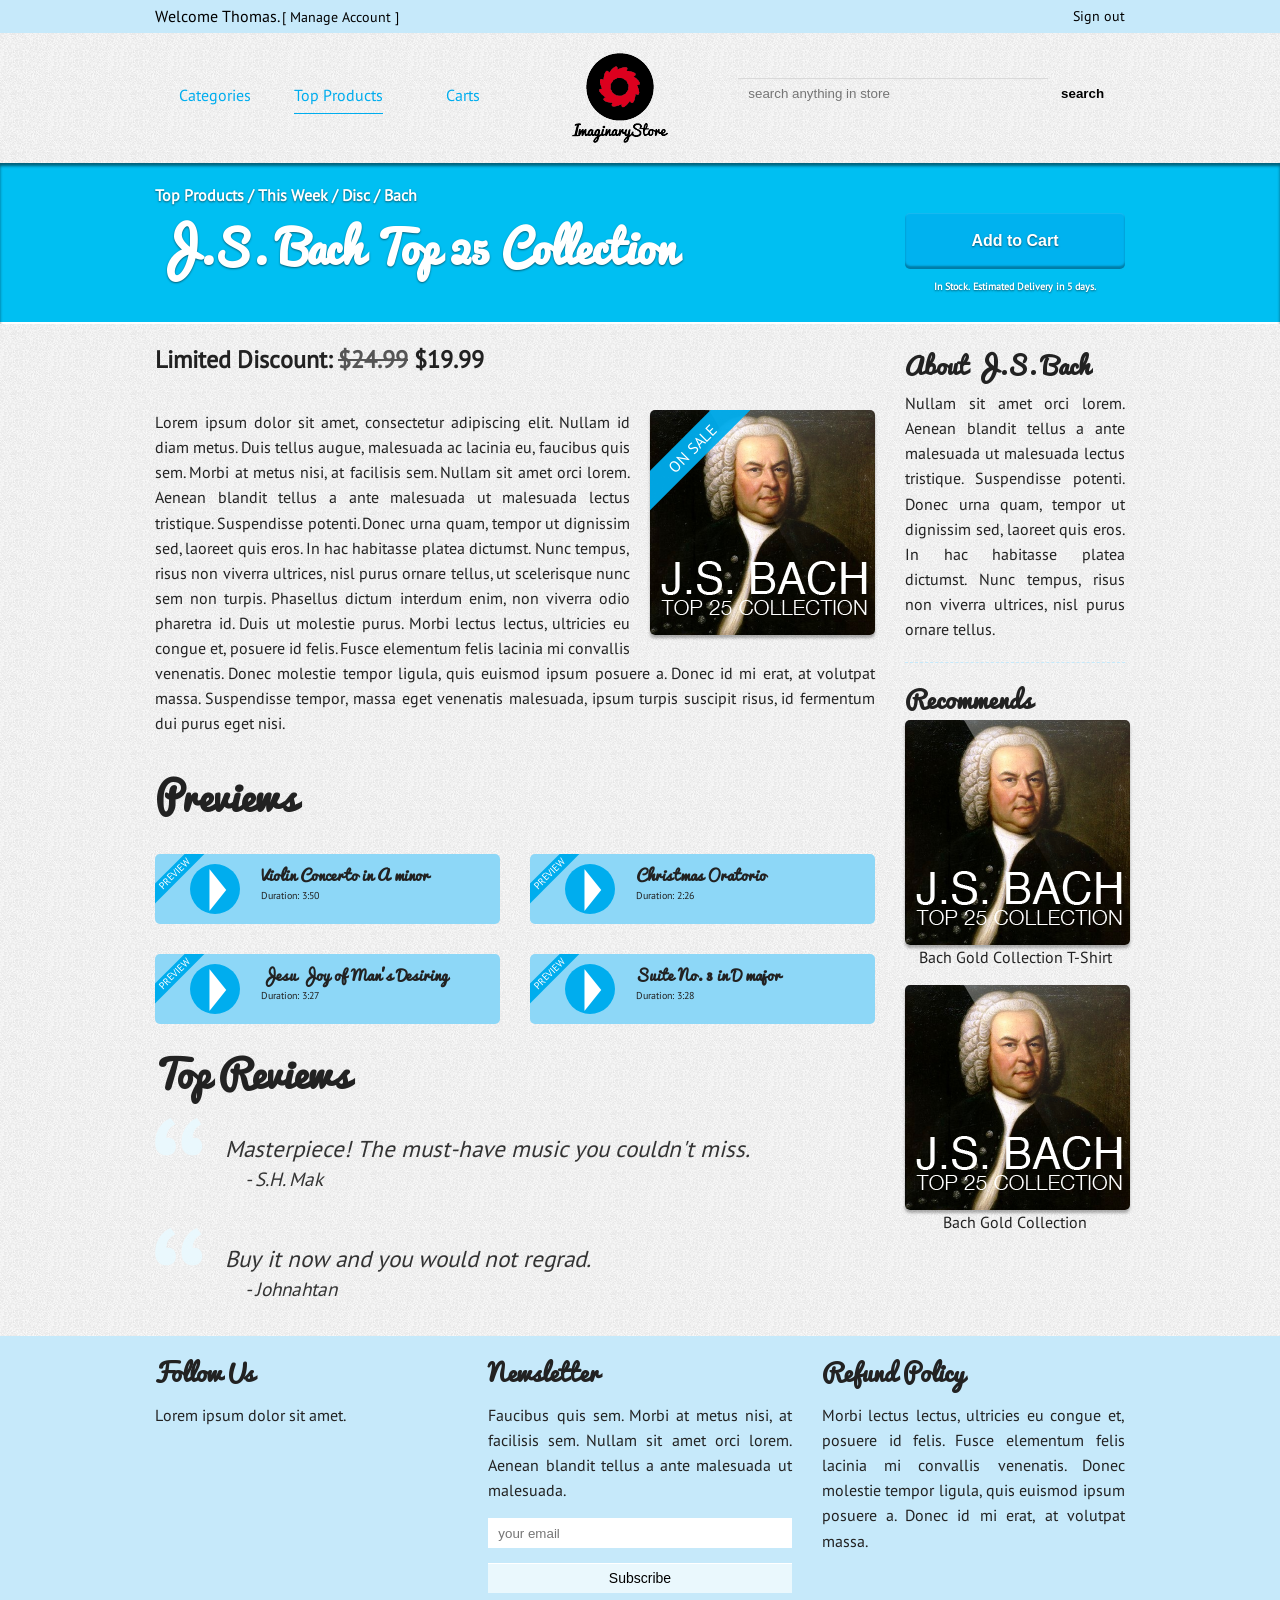
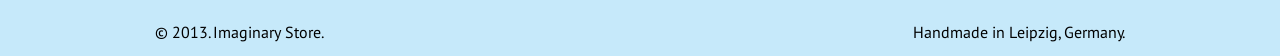
<file: Pra/index.html>
<!doctype html>
<html>
<head>
<meta charset="utf-8">
<meta name="viewport" content="width=device-width, initial-scale=1" />
<title>Imaginary Store</title>
<link href="style.css" rel="stylesheet" type="text/css" />
</head>

<body>
<header id="top">
	<div class="fix-size">
    	<p class="c9 left">
        	Welcome Thomas. <a href="">[ Manage Account ]</a>
        </p>
        <p class="c3 left">
        	<a href="#main-nav" class="hide"><img src="images/nav-btn.png" alt="button" /></a>
            <a href="" class="right">Sign out</a>
        </p>
    </div>
    <div class="clear"></div>
</header><!-- header -->

<nav>
	<div class="fix-size">
    	<ul class="c5 left show">
        	<li><a href="">Categories</a></li>
            <li><a href="">Top Products</a></li>
            <li><a href="">Carts</a></li>
        </ul>
        <a href="" class="c2 left c">
        	<img src="images/logo.png" alt="logo" />
        </a>
        <form action="#" class="c5 left show">
        	<input type="search" placeholder="search anything in store" required />
            <input type="submit" value="search" />
        </form>
    </div>
    <div class="clear"></div>
</nav><!-- nav -->

<section id="banner">
	<div class="fix-size">
    	<section class="c9 left c">
        	<p>Top Products / This Week / Disc / Bach</p>
            <h1>J.S. Bach Top 25 Collection</h1>
        </section>
        <aside class="c3 left c">
        	<button>Add to Cart</button>
            <p>In Stock. Estimated Delivery in 5 days.</p>
        </aside>
    </div>
    <div class="clear"></div>
</section><!-- banner -->

<section id="main">
	<div class="fix-size">
    	<section class="c9 left c">
        	<h3>Limited Discount: <del>$24.99</del> $19.99</h3>            
            <div class="trans right">
                <div class="cover">
                    <div class="face">
                        <p class="on-sale">ON SALE</p>
                    </div>
                    <div class="face back">
                        <b>J.S. Bach - Top 25 Collection</b>
                        <ol>
                            <li>Violin Concerto in A minor</li>
                            <li>Christmas Oratorio</li>
                            <li>Jesu Joy of Man's Desiring</li>
                            <li>Suite No. 3 in D major</li>
                            <!-- text -->
                        </ol>
                    </div>
                </div>
            </div><!-- trans -->
            
            <p>
            	Lorem ipsum dolor sit amet, consectetur adipiscing elit. Nullam id diam metus. Duis tellus augue, malesuada ac lacinia eu, faucibus quis sem. Morbi at metus nisi, at facilisis sem. Nullam sit amet orci lorem. Aenean blandit tellus a ante malesuada ut malesuada lectus tristique. Suspendisse potenti. Donec urna quam, tempor ut dignissim sed, laoreet quis eros. In hac habitasse platea dictumst. Nunc tempus, risus non viverra ultrices, nisl purus ornare tellus, ut scelerisque nunc sem non turpis. Phasellus dictum interdum enim, non viverra odio pharetra id. Duis ut molestie purus. Morbi lectus lectus, ultricies eu congue et, posuere id felis. Fusce elementum felis lacinia mi convallis venenatis. Donec molestie tempor ligula, quis euismod ipsum posuere a. Donec id mi erat, at volutpat massa. Suspendisse tempor, massa eget venenatis malesuada, ipsum turpis suscipit risus, id fermentum dui purus eget nisi.<!-- text -->
            </p>
            
            <h2>Previews</h2>
            <ul class="preview">
            	<li class="left"><a href="">
                	<div class="c3 left">
                    	<p class="title">PREVIEW</p>
                        <div class="circle"><div class="triangle">&#9658;</div></div>
                    </div>
                    <div class="c9 left">
                    	<b>Violin Concerto in A minor</b><!-- text -->
                        <small>Duration: 3:50</small>
                    </div>
                    <div class="clear"></div>
                </a></li><!-- element -->
                
                <li class="right"><a href="">
                	<div class="c3 left">
                    	<p class="title">PREVIEW</p>
                        <div class="circle"><div class="triangle">&#9658;</div></div>
                    </div>
                    <div class="c9 left">
                    	<b>Christmas Oratorio</b><!-- text -->
                        <small>Duration: 2:26</small>
                    </div>
                    <div class="clear"></div>
                </a></li><!-- element -->
                <li class="clear"></li>
                
                <li class="left"><a href="">
                	<div class="c3 left">
                    	<p class="title">PREVIEW</p>
                        <div class="circle"><div class="triangle">&#9658;</div></div>
                    </div>
                    <div class="c9 left">
                    	<b>Jesu Joy of Man's Desiring</b><!-- text -->
                        <small>Duration: 3:27</small>
                    </div>
                    <div class="clear"></div>
                </a></li><!-- element -->
                
                <li class="right"><a href="">
                	<div class="c3 left">
                    	<p class="title">PREVIEW</p>
                        <div class="circle"><div class="triangle">&#9658;</div></div>
                    </div>
                    <div class="c9 left">
                    	<b>Suite No. 3 in D major</b><!-- text -->
                        <small>Duration: 3:28</small>
                    </div>
                    <div class="clear"></div>
                </a></li><!-- element -->
            </ul>
            <div class="clear"></div>
            
            <h2>Top Reviews</h2>
            <blockquote>
            	<div class="quote">&ldquo;</div>
                <p>
                	Masterpiece! The must-have music you couldn't miss.<small>- S.H. Mak</small>
                </p>
            </blockquote>
            
            <blockquote>
            	<div class="quote">&ldquo;</div>
                <p>
                	Buy it now and you would not regrad. <small>- Johnahtan</small>
                </p>
            </blockquote>
        </section>
        <aside class="c3 left c">
        	<h3>About J.S. Bach</h3>
            <p class="about">
            	Nullam sit amet orci lorem. Aenean blandit tellus a ante malesuada ut malesuada lectus tristique. Suspendisse potenti. Donec urna quam, tempor ut dignissim sed, laoreet quis eros. In hac habitasse platea dictumst. Nunc tempus, risus non viverra ultrices, nisl purus ornare tellus.
            </p>
            
            <h3>Recommends</h3>
            <div class="aside-cover">
            	<div class="trans">
                	<div class="cover">
                    	<div class="face">
                        </div>
                        <div class="face back">
                        	<b>J.S. Bach - Top 25 Collection</b>
                            <ol>
                            	<li>Violin Concerto in A minor</li>
                                <li>Christmas Oratorio</li>
                                <li>Jesu Joy of Man's Desiring</li>
                                <li>Suite No. 3 in D major</li>
                            	<!-- text -->
                            </ol>
                            <button>Go to Album</button>
                        </div>
                    </div>
                </div><!-- trans -->
            	<p>Bach Gold Collection T-Shirt</p>
            </div><!-- aside cover -->
            
            <div class="aside-cover">
            	<div class="trans">
                	<div class="cover">
                    	<div class="face">
                        </div>
                        <div class="face back">
                        	<b>J.S. Bach - Top 25 Collection</b>
                            <ol>
                            	<li>Violin Concerto in A minor</li>
                                <li>Christmas Oratorio</li>
                                <li>Jesu Joy of Man's Desiring</li>
                                <li>Suite No. 3 in D major</li>
                            	<!-- text -->
                            </ol>
                            <button>Go to Album</button>
                        </div>
                    </div>
                </div><!-- trans -->
                <p>Bach Gold Collection</p>
            </div><!-- aside cover -->
        </aside>
    </div>
    <div class="clear"></div>
    
    <nav id="main-nav" class="c12 c hide">
    	<ul>
        	<li><a href="#top"><span class="arrow"></span>Back to Top</a></li>
            <li><a href="">Categories</a></li>
            <li><a href="">Top Products</a></li>
            <li><a href="">Carts</a></li>
            <li><a href="">Your Account</a></li>
        </ul>
        <form action="#">
        	<input type="search" placeholder="search in store" required />
            <input type="submit" value="go" />
        </form>
    </nav><!-- main nav -->
    <div class="clear"></div>
</section><!-- main -->

<section id="info">
	<div class="fix-size">
    	<div class="c4 left c">
        	<h3>Follow Us</h3>
            <p>
            	Lorem ipsum dolor sit amet.
            </p>
        </div>
        <div class="c4 left c">
        	<h3>Newsletter</h3>
            <p>
            	Faucibus quis sem. Morbi at metus nisi, at facilisis sem. Nullam sit amet orci lorem. Aenean blandit tellus a ante malesuada ut malesuada.
            </p>
            <form action="#">
            	<input type="email" placeholder="your email" required />
                <input type="submit" value="Subscribe" />
            </form>
        </div>
        <div class="c4 left c">
        	<h3>Refund Policy</h3>
        	<p>
            	Morbi lectus lectus, ultricies eu congue et, posuere id felis. Fusce elementum felis lacinia mi convallis venenatis. Donec molestie tempor ligula, quis euismod ipsum posuere a. Donec id mi erat, at volutpat massa.
            </p>
        </div>
    </div>
    <div class="clear"></div>
</section><!-- info -->

<footer>
	<div class="fix-size">
    	<div class="c12 c">
        	<span>&copy; 2013. Imaginary Store.</span>
            <span class="right">Handmade in Leipzig, Germany.</span>
        </div>
    </div>
    <div class="clear"></div>
</footer><!-- footer -->
</body>
</html>
</file>
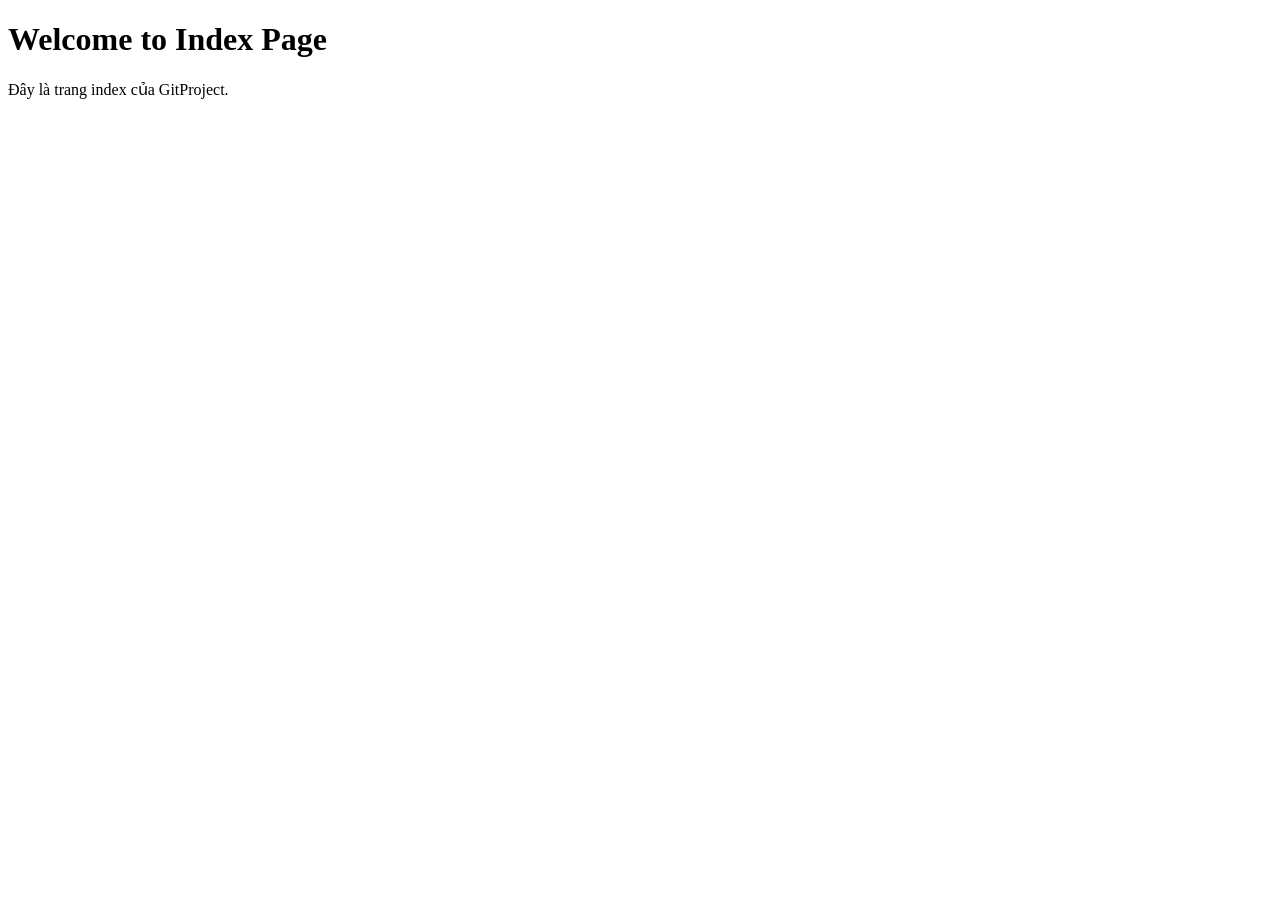
<file: source/index.html>
<!DOCTYPE html>
<html lang="vi">
<head>
    <meta charset="UTF-8">
    <meta name="viewport" content="width=device-width, initial-scale=1.0">
    <title>Index Page</title>
</head>
<body>
    <h1>Welcome to Index Page</h1>
    <p>Đây là trang index của GitProject.</p>
</body>
</html>
</file>
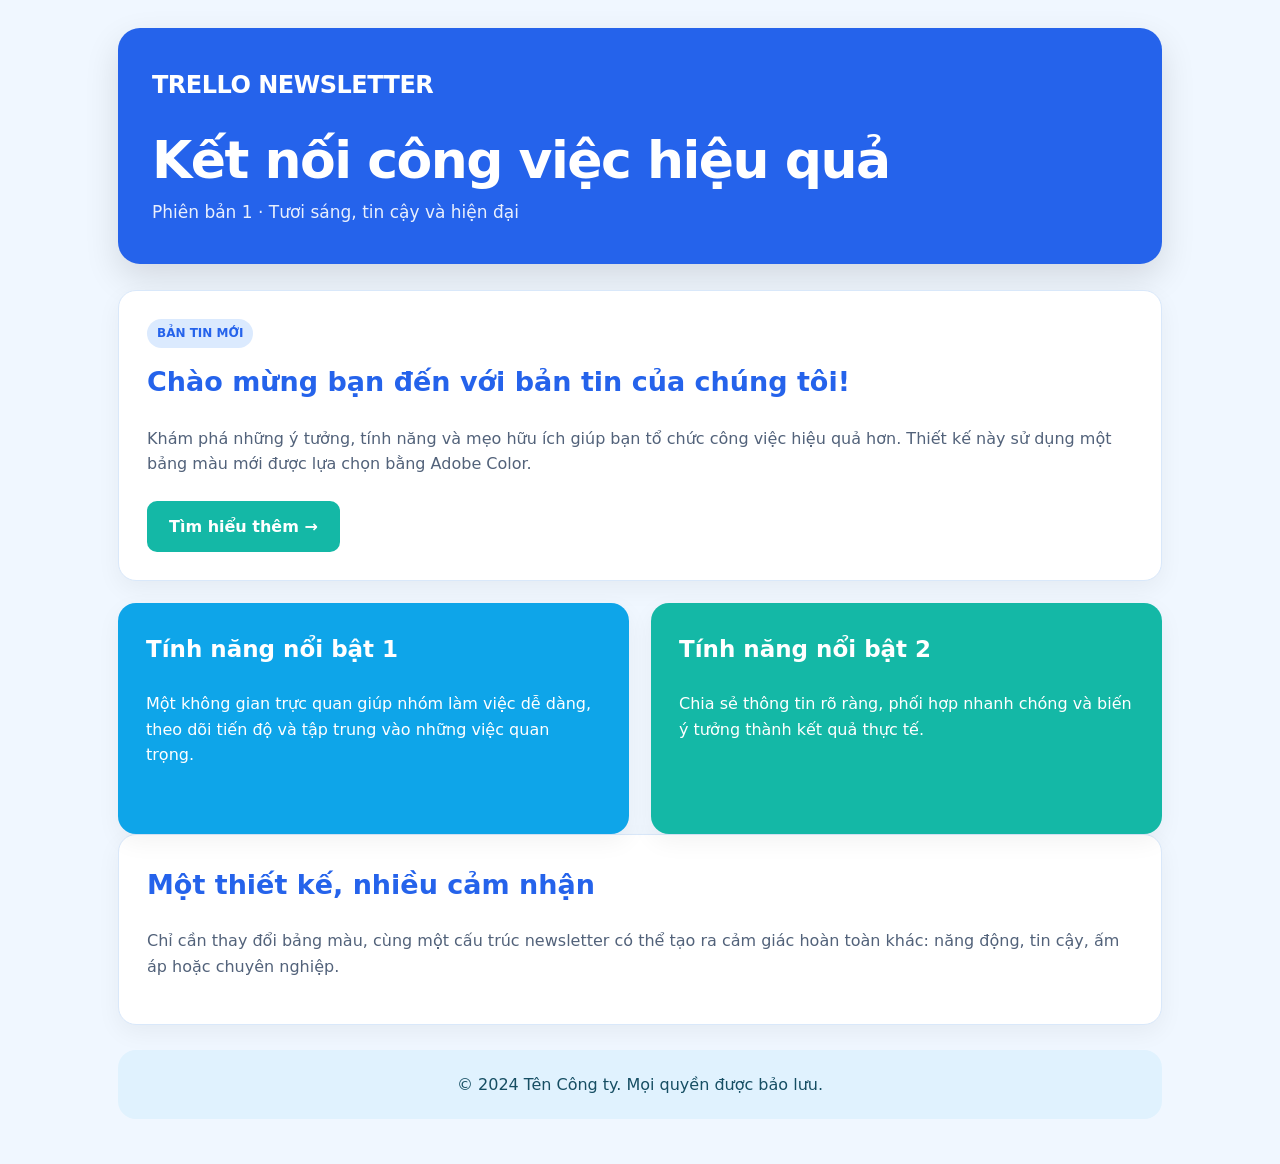
<file: newsletter_version1.html>
<!DOCTYPE html>
<html lang="vi"><head><meta charset="UTF-8">
<meta name="viewport" content="width=device-width, initial-scale=1.0">
<title>Kết nối công việc hiệu quả</title>
<style>
:root{--primary:#2563EB;--secondary:#0EA5E9;--accent:#14B8A6;--light-bg:#F0F7FF;--card:#FFFFFF;--border:#D9E8FA;--text:#172033;--text-muted:#52627A;--soft:#DBEAFE;--footer:#E0F2FE;--footer-text:#164E63;}

*{box-sizing:border-box}
body{margin:0;font-family:Inter,system-ui,-apple-system,"Segoe UI",sans-serif;background:var(--light-bg);color:var(--text);line-height:1.6}
.container{max-width:1080px;margin:auto;padding:28px 18px 45px}
.news-header{background:var(--primary);color:#fff;border-radius:22px;padding:38px 34px;margin-bottom:26px;box-shadow:0 14px 35px rgba(0,0,0,.12)}
.logo{font-weight:900;letter-spacing:-.5px;font-size:24px}
.news-header h1{font-size:clamp(32px,5vw,52px);line-height:1.08;margin:28px 0 10px;letter-spacing:-1.5px}
.news-header p{margin:0;max-width:700px;opacity:.9;font-size:17px}
.card{background:var(--card);border:1px solid var(--border);border-radius:18px;padding:28px;margin-bottom:22px;box-shadow:0 8px 25px rgba(0,0,0,.05)}
.card h2,.card h3{color:var(--primary);margin-top:0}
.card h2{font-size:27px}
.card p{color:var(--text-muted)}
.btn{display:inline-block;background:var(--accent);color:#fff;text-decoration:none;font-weight:800;padding:13px 22px;border-radius:10px;margin-top:8px}
.btn:hover{filter:brightness(.92)}
.feature{height:100%;color:#fff!important;border:0}
.feature h3,.feature p{color:#fff}
.feature.one{background:var(--secondary)}
.feature.two{background:var(--accent)}
.feature h3{font-size:23px}
.footer{background:var(--footer);color:var(--footer-text);border-radius:18px;padding:22px;text-align:center;margin-top:25px}
.badge{display:inline-block;background:var(--soft);color:var(--primary);padding:5px 10px;border-radius:99px;font-size:12px;font-weight:800;margin-bottom:12px}
@media(max-width:700px){
 .container{padding:15px 12px 30px}.news-header{padding:28px 22px;border-radius:16px}
 .news-header h1{font-size:34px;margin-top:20px}.card{padding:22px}
}

</style></head>
<body><main class="container">
<header class="news-header">
<div class="logo">TRELLO NEWSLETTER</div>
<h1>Kết nối công việc hiệu quả</h1><p>Phiên bản 1 · Tươi sáng, tin cậy và hiện đại</p>
</header>

<section class="card">
<span class="badge">BẢN TIN MỚI</span>
<h2>Chào mừng bạn đến với bản tin của chúng tôi!</h2>
<p>Khám phá những ý tưởng, tính năng và mẹo hữu ích giúp bạn tổ chức công việc hiệu quả hơn. Thiết kế này sử dụng một bảng màu mới được lựa chọn bằng Adobe Color.</p>
<a href="#" class="btn">Tìm hiểu thêm →</a>
</section>

<section class="row" style="display:grid;grid-template-columns:repeat(2,1fr);gap:22px">
<div class="card feature one"><h3>Tính năng nổi bật 1</h3><p>Một không gian trực quan giúp nhóm làm việc dễ dàng, theo dõi tiến độ và tập trung vào những việc quan trọng.</p></div>
<div class="card feature two"><h3>Tính năng nổi bật 2</h3><p>Chia sẻ thông tin rõ ràng, phối hợp nhanh chóng và biến ý tưởng thành kết quả thực tế.</p></div>
</section>

<section class="card">
<h2>Một thiết kế, nhiều cảm nhận</h2>
<p>Chỉ cần thay đổi bảng màu, cùng một cấu trúc newsletter có thể tạo ra cảm giác hoàn toàn khác: năng động, tin cậy, ấm áp hoặc chuyên nghiệp.</p>
</section>

<footer class="footer">© 2024 Tên Công ty. Mọi quyền được bảo lưu.</footer>
</main>
</body></html>
</file>
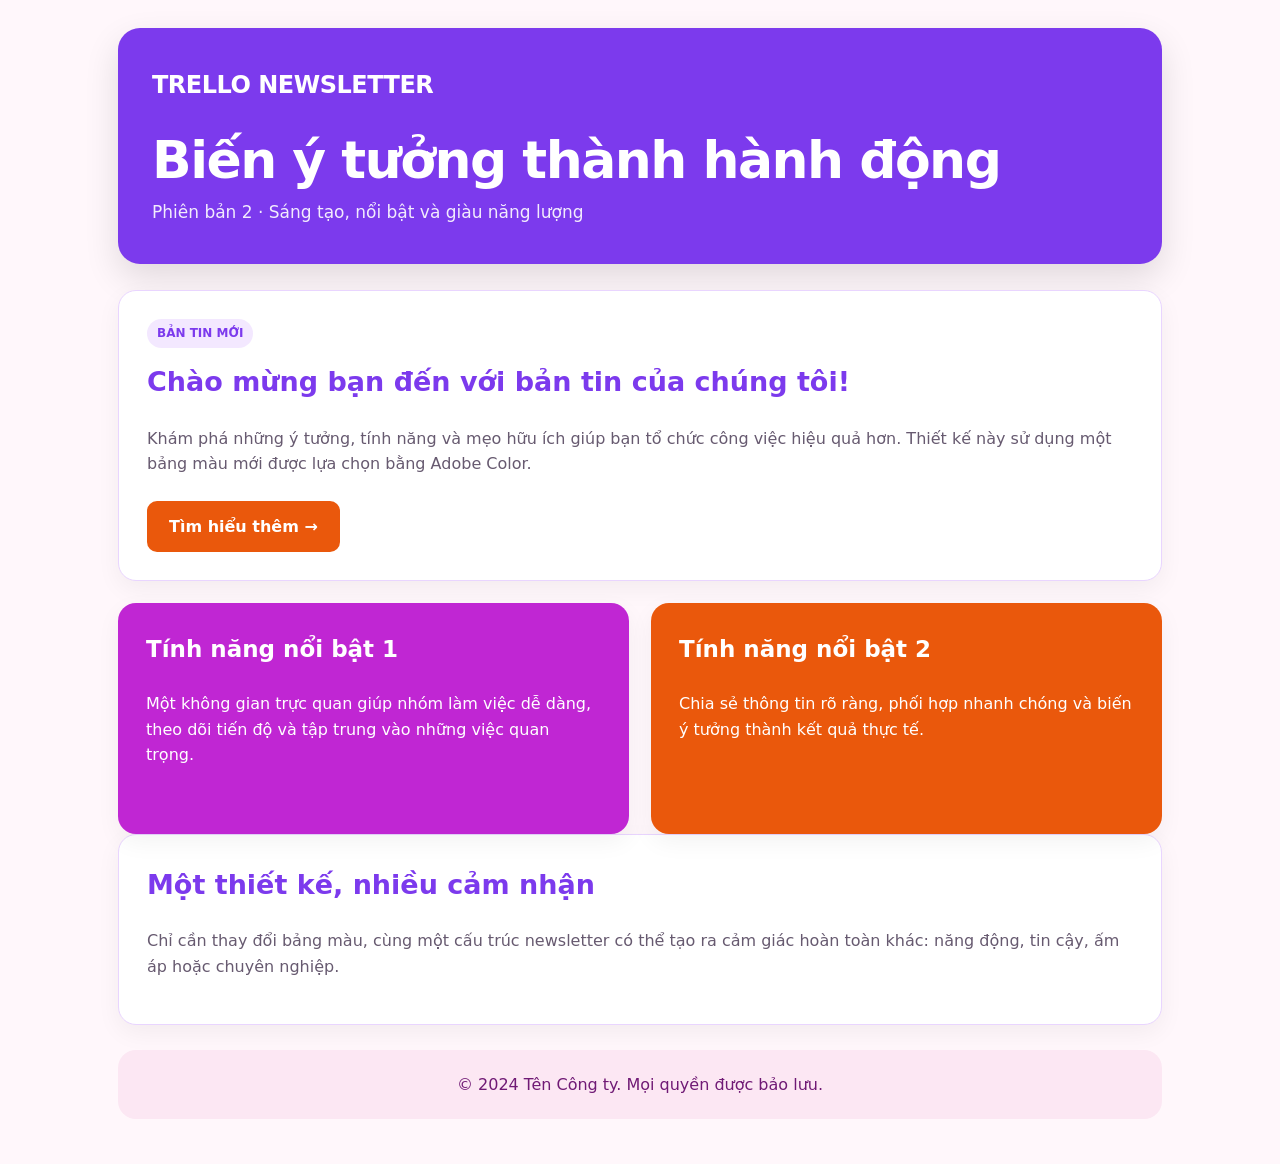
<file: newsletter_version2.html>
<!DOCTYPE html>
<html lang="vi"><head><meta charset="UTF-8">
<meta name="viewport" content="width=device-width, initial-scale=1.0">
<title>Biến ý tưởng thành hành động</title>
<style>
:root{--primary:#7C3AED;--secondary:#C026D3;--accent:#EA580C;--light-bg:#FFF7FB;--card:#FFFFFF;--border:#E9D5FF;--text:#241B2F;--text-muted:#675A70;--soft:#F3E8FF;--footer:#FCE7F3;--footer-text:#701A75;}

*{box-sizing:border-box}
body{margin:0;font-family:Inter,system-ui,-apple-system,"Segoe UI",sans-serif;background:var(--light-bg);color:var(--text);line-height:1.6}
.container{max-width:1080px;margin:auto;padding:28px 18px 45px}
.news-header{background:var(--primary);color:#fff;border-radius:22px;padding:38px 34px;margin-bottom:26px;box-shadow:0 14px 35px rgba(0,0,0,.12)}
.logo{font-weight:900;letter-spacing:-.5px;font-size:24px}
.news-header h1{font-size:clamp(32px,5vw,52px);line-height:1.08;margin:28px 0 10px;letter-spacing:-1.5px}
.news-header p{margin:0;max-width:700px;opacity:.9;font-size:17px}
.card{background:var(--card);border:1px solid var(--border);border-radius:18px;padding:28px;margin-bottom:22px;box-shadow:0 8px 25px rgba(0,0,0,.05)}
.card h2,.card h3{color:var(--primary);margin-top:0}
.card h2{font-size:27px}
.card p{color:var(--text-muted)}
.btn{display:inline-block;background:var(--accent);color:#fff;text-decoration:none;font-weight:800;padding:13px 22px;border-radius:10px;margin-top:8px}
.btn:hover{filter:brightness(.92)}
.feature{height:100%;color:#fff!important;border:0}
.feature h3,.feature p{color:#fff}
.feature.one{background:var(--secondary)}
.feature.two{background:var(--accent)}
.feature h3{font-size:23px}
.footer{background:var(--footer);color:var(--footer-text);border-radius:18px;padding:22px;text-align:center;margin-top:25px}
.badge{display:inline-block;background:var(--soft);color:var(--primary);padding:5px 10px;border-radius:99px;font-size:12px;font-weight:800;margin-bottom:12px}
@media(max-width:700px){
 .container{padding:15px 12px 30px}.news-header{padding:28px 22px;border-radius:16px}
 .news-header h1{font-size:34px;margin-top:20px}.card{padding:22px}
}

</style></head>
<body><main class="container">
<header class="news-header">
<div class="logo">TRELLO NEWSLETTER</div>
<h1>Biến ý tưởng thành hành động</h1><p>Phiên bản 2 · Sáng tạo, nổi bật và giàu năng lượng</p>
</header>

<section class="card">
<span class="badge">BẢN TIN MỚI</span>
<h2>Chào mừng bạn đến với bản tin của chúng tôi!</h2>
<p>Khám phá những ý tưởng, tính năng và mẹo hữu ích giúp bạn tổ chức công việc hiệu quả hơn. Thiết kế này sử dụng một bảng màu mới được lựa chọn bằng Adobe Color.</p>
<a href="#" class="btn">Tìm hiểu thêm →</a>
</section>

<section class="row" style="display:grid;grid-template-columns:repeat(2,1fr);gap:22px">
<div class="card feature one"><h3>Tính năng nổi bật 1</h3><p>Một không gian trực quan giúp nhóm làm việc dễ dàng, theo dõi tiến độ và tập trung vào những việc quan trọng.</p></div>
<div class="card feature two"><h3>Tính năng nổi bật 2</h3><p>Chia sẻ thông tin rõ ràng, phối hợp nhanh chóng và biến ý tưởng thành kết quả thực tế.</p></div>
</section>

<section class="card">
<h2>Một thiết kế, nhiều cảm nhận</h2>
<p>Chỉ cần thay đổi bảng màu, cùng một cấu trúc newsletter có thể tạo ra cảm giác hoàn toàn khác: năng động, tin cậy, ấm áp hoặc chuyên nghiệp.</p>
</section>

<footer class="footer">© 2024 Tên Công ty. Mọi quyền được bảo lưu.</footer>
</main>
</body></html>
</file>
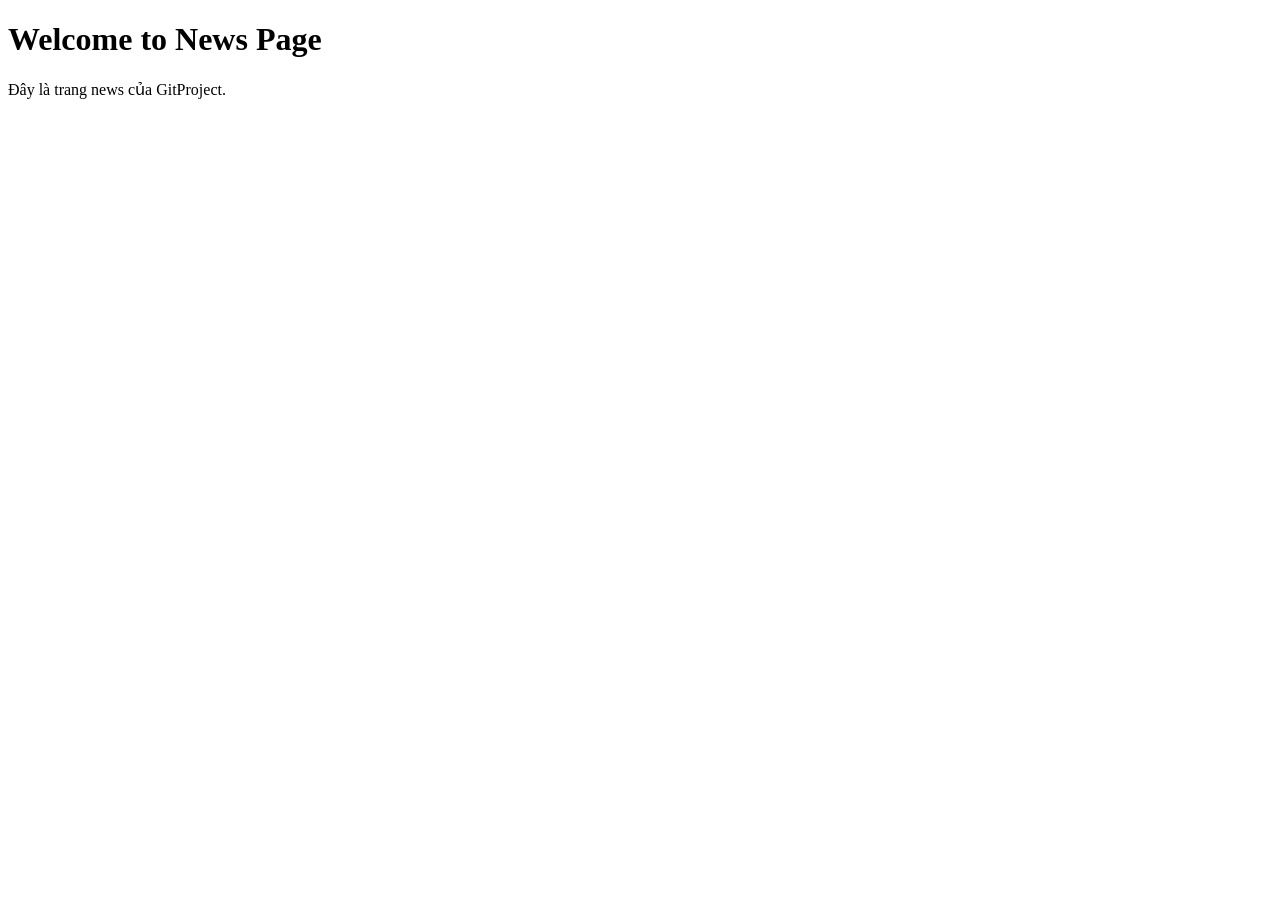
<file: source/news.html>
<!DOCTYPE html>
<html lang="vi">
<head>
    <meta charset="UTF-8">
    <meta name="viewport" content="width=device-width, initial-scale=1.0">
    <title>News Page</title>
</head>
<body>
    <h1>Welcome to News Page</h1>
    <p>Đây là trang news của GitProject.</p>
</body>
</html>
</file>
<file: Pra/style.css>
@charset "utf-8";
/* CSS Document */
* {
	margin: 0;
	padding: 0;
}
ul li {
	list-style: none;
}
a {
	text-decoration: none;
}
.clear {
	clear: both;
}
.left {
	float: left;
}
.right {
	float: right;
}
.hide {
	display: none;
}
::selection {
	background: #00ADEE;
	color: #fff;
}
::-moz-selection {
background: #00ADEE;
color: #fff;
}
.c2 {
	width: 16.6666%;
}
.c3 {
	width: 25%;
}
.c4 {
	width: 33.3333%;
}
.c5 {
	width: 41.6666%;
}
.c9 {
	width: 75%;
}
.c12 {
	width: 100%;
}
.c2, .c3, .c4, .c5, .c9, .c12 {
	padding: 0 15px;
	box-sizing: border-box;
	-moz-box-sizing: border-box;
}
.fix-size {
	max-width: 1000px;
	margin: auto;
}
/* core */
@font-face {
	font-family: font1;
	src: url(fonts/pacifico.woff);
}
@font-face {
	font-family: font2;
	src: url(fonts/ptsans.woff);
}
body {
	font-family: font2;
	font-size: 15.5px;
	color: #222;
	background: url(images/bg.png);
	line-height: 1.62em;
}
/* header */
header {
	color: #000000;
	background: #C6E9FA;
	line-height: 32px;
}
header a {
	color: #000000;
	font-size: 14px;
}
/* footer */
footer {
	color: #000000;
	background: #C6E9FA;
	line-height: 48px;
}
/* nav */
body > nav ul {
	margin-top: 45px;
}
body > nav ul li {
	width: 31%;
	display: inline-block;
	text-align: center;
}
body > nav ul li a {
	color: #00ADEE;
	display: inline-block;
	padding: 5px 0;
}
body > nav ul li:nth-child(2) a {
	border-bottom: solid 1px;
}
body > nav ul:hover li a {
	border-bottom: none;
}
body > nav ul li:hover a {
	border-bottom: solid 1px;
}
body > nav a.c2 {
	display: block;
}
body > nav a img {
	display: block;
	margin: 20px 0;
}
body > nav form {
	margin-top: 45px;
}
input, button {
	width: 100%;
	height: 30px;
	color: #000000;
	background: none;
	border: none;
	outline: none;
}
body > nav input[type=search] {
	width: 80%;
	box-shadow: inset 0 1px 1px rgba(210, 210, 210, 0.8);
	text-indent: 10px;
}
body > nav input[type=search]:focus {
	background: #fff;
	box-shadow: inset 0 1px 1px rgba(170, 170, 170, 0.7);
}
body > nav input[type=submit] {
	width: 16%;
	font-weight: bold;
	color: #000000;
}
body > nav input[type=search]:focus + input {
	background: #fff;
	box-shadow: inset 0 1px 1px rgba(170, 170, 170, 0.7);
}
/* banner */
#banner {
	background: #00BFF2;
	box-shadow: inset 0 3px 3px rgba(0, 0, 0, 0.5), inset 0 -2px #fff;
	font-weight: bold;
	padding: 20px 0;
	color: #FFFFFF;
	text-shadow: 0 1px 2px rgba(0, 0, 0, 0.5);
}
h1, h2, h3 {
	font-family: font1;
	line-height: normal;
	padding-bottom: 10px;
}
h1 {
	font-size: 44px;
}
h2 {
	font-size: 38px;
}
h3 {
	font-size: 24px;
}
#banner aside button {
	height: 56px;
	border-radius: 5px;
	margin-top: 30px;
	font-size: 16px;
	font-weight: bold;
	color: #FFFFFF;
	box-shadow: inset 0 -3px 2px rgba(0, 0, 0, 0.3), inset 0 1px 1px rgba(255, 255, 255, 0.1);
	background: #00B2EF;
	text-shadow: 0 1px 2px rgba(0, 0, 0, 0.5);
}
#banner aside button:hover {
	box-shadow: inset 0 2px 2px rgba(0, 0, 0, 0.1), inset 0 -2px rgba(255, 255, 255, 0.1);
}
#banner aside button:active {
	box-shadow: inset 0 2px 2px rgba(0, 0, 0, 0.1), inset 0 -2px rgba(255, 255, 255, 0.1);
	background: #009DD8;
}
#banner aside p {
	text-align: center;
	font-size: 10px;
	padding: 5px 0;
}
/* main */
#main {
	padding-top: 20px;
	overflow: hidden;
}
#main section > .right {
	margin-left: 20px;
	margin-bottom: 10px;
}
#main section h3 {
	font-family: font2;
	font-size: 24px !important;
	margin-bottom: 25px;
}
#main section h3 del {
	color: #555555;
}
#main section > p {
	text-align: justify;
	margin-bottom: 25px;
}
/* trans */
.trans {
	width: 225px;
	height: 225px;
	margin: auto;
	perspective: 800px;
	-webkit-perspective: 800px;
}
.trans .cover {
	width: 225px;
	height: 225px;
	position: relative;
	transform-style: preserve-3d;
	-webkit-transform-style: preserve-3d;
	transition: all 0.5s ease-out;
	-webkit-transition: all 0.5s ease-out;
}
.trans .face {
	background: url(images/disc-cover.png) no-repeat;
	width: 205px;
	height: 205px;
	padding: 10px;
	border-radius: 5px;
	transform-style: preserve-3d;
	-webkit-transform-style: preserve-3d;
	backface-visibility: hidden;
	-webkit-backface-visibility: hidden;
	box-shadow: 0 3px 3px rgba(0, 0, 0, 0.3);
	position: absolute;
	overflow: hidden;
}
.trans .back {
	box-shadow: 0 3px 3px rgba(0, 0, 0, 0.3), inset 0 225px rgba(255, 255, 255, 0.7);
	text-align: center;
	transform: rotateY(180deg);
	-webkit-transform: rotateY(180deg);
	padding: 9px;
	border: solid 1px;
}
.trans:hover .cover {
	transform: rotateY(-180deg);
	-webkit-transform: rotateY(-180deg);
}
.trans .back b {
	font-size: 14px;
}
.trans .back ol {
	margin-top: 10px;
}
.trans .back ol li {
	list-style: decimal inside;
	line-height: 28px;
	text-align: left;
}
.trans .on-sale {
	background: rgba(0, 173, 238, 0.95);
	color: #FFFFFF;
	transform: rotate(-45deg);
	-webkit-transform: rotate(-45deg);
	margin-top: 14px;
	margin-left: -140px;
	text-align: center;
	line-height: 28px;
}
.trans .back button {
	color: #FFFFFF;
	background: #00BFF2;
	border-radius: 4px;
	margin-top: 10px;
	width: 100px;
}
.trans .back button:hover {
	background: rgba(0, 178, 239, 0.8);
}
/* main */
#main .preview li {
	width: 50%;
}
#main .preview li a {
	display: block;
	background: #8DD7F7;
	border-radius: 5px;
	margin: 15px;
	overflow: hidden;
	color: #222;
	position: relative;
	padding: 10px;
}
#main .preview li.left a {
	margin-left: 0;
}
#main .preview li.right a {
	margin-right: 0;
}
#main .preview .title {
	color: #fff;
	font-size: 10px;
	display: block;
	padding: 0 20px;
	line-height: 14px;
	display: block;
	background: #00ADEE;
	transform: rotate(-45deg);
	-webkit-transform: rotate(-45deg);
	position: absolute;
	top: 13px;
	left: -20px;
}
#main .preview .circle {
	margin-left: 10px;
	width: 50px;
	height: 50px;
	border-radius: 50%;
	background: #00ADEE;
	position: relative;
}
#main .preview .triangle {
	color: #fff;
	font-size: 28px;
	transform: scaleY(2.5);
	-webkit-transform: scaleY(2.5);
	top: 7px;
	left: 14px;
	position: absolute;
}
#main .preview b {
	font-family: font1;
	display: block;
	line-height: 22px;
}
#main .preview small {
	font-size: 10px;
	display: block;
	line-height: 20px;
}
#main blockquote {
	position: relative;
	margin-bottom: 35px;
}
#main blockquote .quote {
	font-size: 18px;
	transform: scale(10, 10);
	-webkit-transform: scale(10, 10);
	color: #EAF8FD;
	position: absolute;
	left: 20px;
	top: 65px;
}
#main blockquote p {
	padding-top: 20px;
	padding-left: 70px;
	font-size: 23px;
	font-style: italic;
	color: #333333;
}
#main blockquote small {
	display: block;
	margin-left: 20px;
	margin-top: 5px;
}
#main aside h3 {
	padding-bottom: 0px;
}
#main aside p {
	text-align: center;
}
#main aside .about {
	margin-bottom: 15px;
	padding-bottom: 20px;
	border-bottom: #C6E9FA dashed 1px;
	text-align: justify;
	margin-top: 5px;
}
#main aside .aside-cover {
	margin-bottom: 15px;
}
/* info */
#info {
	padding: 15px 0;
	background: #C6E9FA;
}
#info p {
	margin-bottom: 15px;
	text-align: justify;
}
#info input[type=email] {
	text-indent: 10px;
	background: #FFFFFF;
	box-shadow: inset 0 1px 1px #FFFFFF;
	margin-bottom: 15px;
}
#info input[type=submit] {
	background: #EAF8FD;
	color: #000;
	box-shadow: inset 0 1px #FFFFFF;
	font-size: 14px;
}

/* small screen */
@media (max-width: 800px) {
.hide {
	display: block;
}
.show {
	display: none;
}
.c {
	width: 100%;
}
header a.right {
	float: left;
}
header a.hide {
	float: right;
}
header a.hide img {
	display: block;
	margin: 6px;
}
body > nav a.c2 img {
	margin: 20px auto;
}
#banner {
	padding-bottom: 10px;
}
h1 {
	font-size: 34px;
}
h2 {
	font-size: 28px;
}
h3 {
	font-size: 18px;
}
#main .preview li {
	width: 100%;
}
#main .preview li a {
	margin: 15px 0;
}
#main aside .aside-cover {
	width: 50%;
	float: left;
}
#main-nav {
	margin: 50px 0;
}
#main-nav ul li a {
	display: block;
	line-height: 56px;
	border-top: #EAF8FD solid 1px;
	color: #00ADEE;
	padding: 0 10px;
	transition: all 0.5s linear;
	-webkit-transition: all 0.5s linear;
}
#main-nav ul li:last-child a {
	border-bottom: #EAF8FD solid 1px;
}
#main-nav ul li a:hover {
	background: rgba(250, 199, 210, 0.5);
}
#main-nav .arrow {
	background: url(images/arrow.png) no-repeat bottom;
	width: 30px;
	height: 20px;
	display: inline-block;
	transition: all 0.5s linear;
	-webkit-transition: all 0.5s linear;
}
#main-nav ul li:first-child a:hover .arrow {
	background: url(images/double-arrow.png) no-repeat bottom;
}
#main-nav input {
	border: #aaa solid 1px;
	height: 34px;
	margin: 10px 0;
}
#main-nav input[type=search] {
	box-shadow: inset 0 1px 1px rgba(170, 170, 170, 0.4);
	text-indent: 10px;
}
#main-nav input[type=submit] {
	color: #222;
}
}
 @media (max-width: 500px) {
header p.c9 {
	width: 66.6666%;
}
header p.c3 {
	width: 33.3333%;
}
}
</file>
